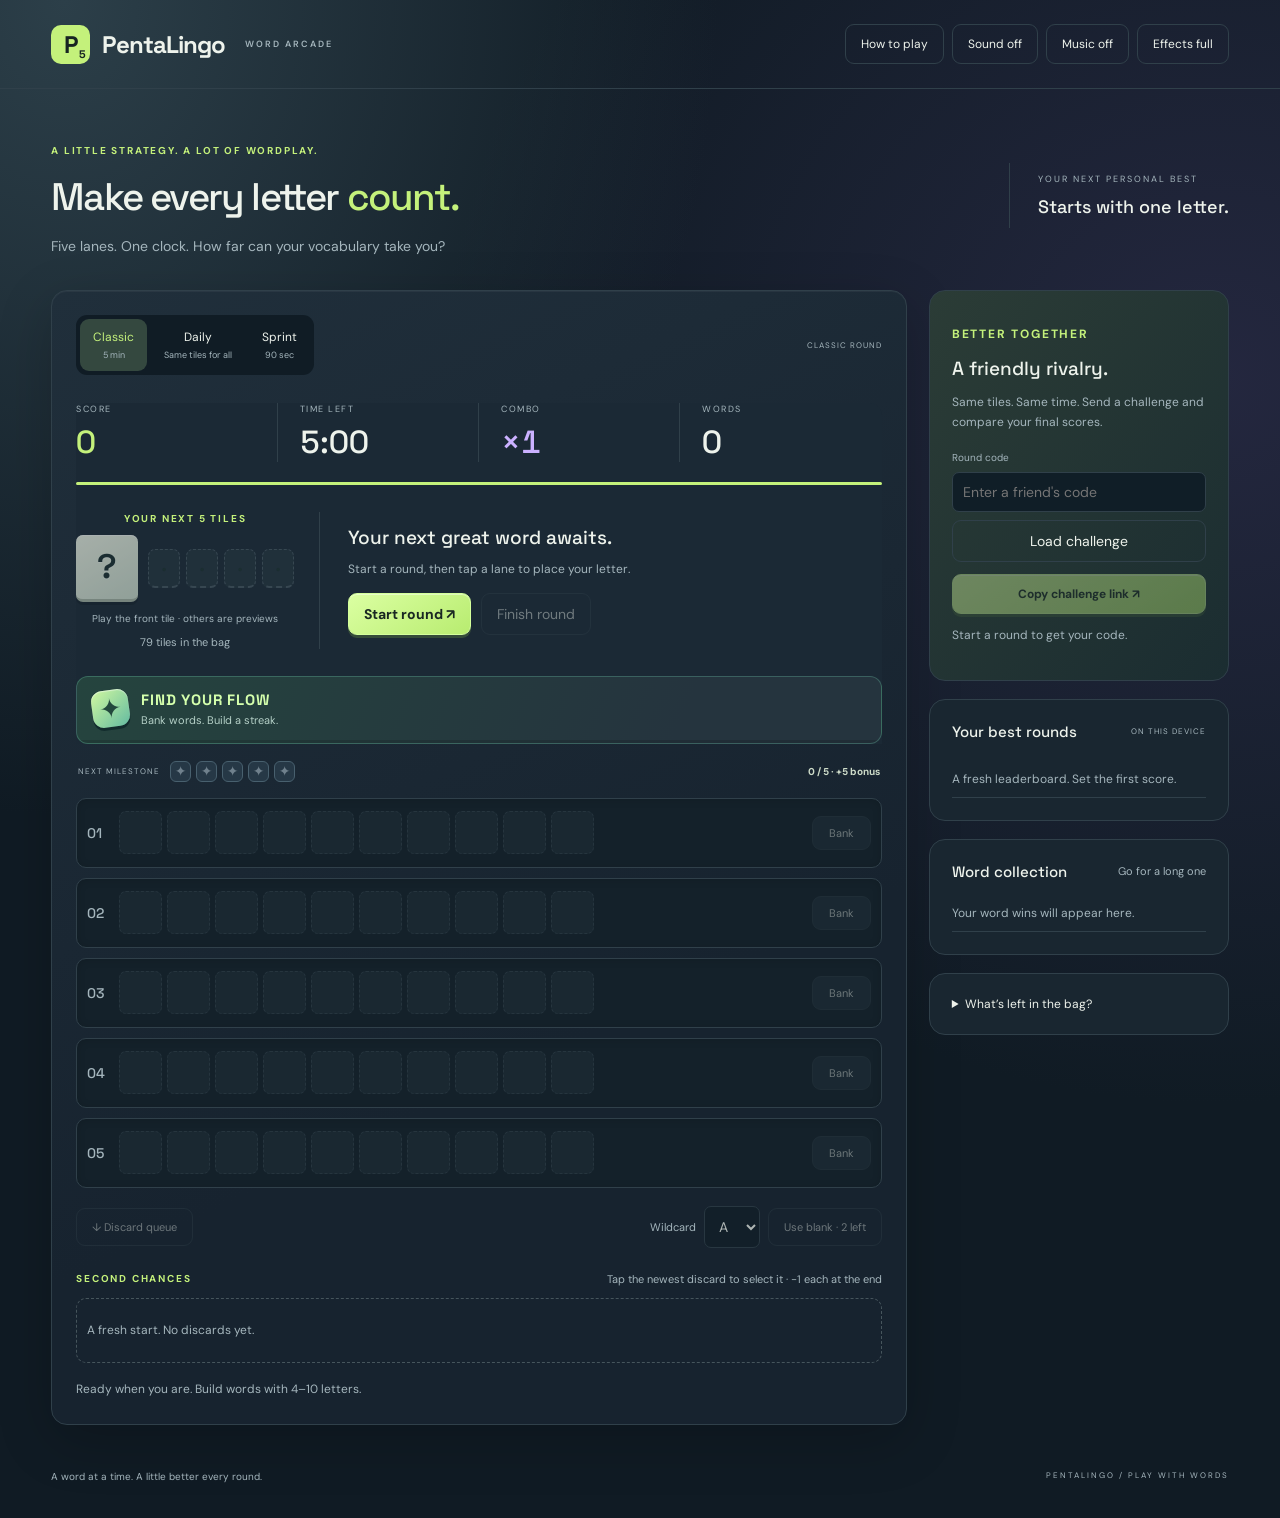
<file: index.html>
﻿<!doctype html>
<html lang="en">
<head>
<link rel="icon" type="image/svg+xml" href="assets/favicon.svg">
<meta charset="utf-8"><meta name="viewport" content="width=device-width,initial-scale=1,viewport-fit=cover"><meta name="theme-color" content="#101b24"><title>PentaLingo · Make every letter count</title>
<script>
  // Keep this bootstrap inline: an old cached loader would recreate the same problem.
  // GitHub Pages does not let this app set its own HTTP cache headers. A fresh,
  // shared URL version on each visit bypasses old browser and CDN asset entries.
  const assetVersion = Date.now().toString(36);
  function assetUrl(path) { return `${path}?v=${assetVersion}`; }
  for (const path of ['assets/style.css', 'assets/effects.css', 'assets/mobile.css']) {
    const link = document.createElement('link');
    link.rel = 'stylesheet';
    link.href = assetUrl(path);
    document.head.append(link);
  }
</script>
<noscript><link rel="stylesheet" href="assets/style.css"><link rel="stylesheet" href="assets/effects.css"><link rel="stylesheet" href="assets/mobile.css"></noscript>
</head>
<body>
<header class="header"><a class="brand" href="./"><span class="logo">P<span>5</span></span>PentaLingo<span class="tag">WORD ARCADE</span></a><button id="mobileMenuButton" class="mobile-menu-button quiet" aria-label="Open game menu">☰ <span>Menu</span></button><div class="header-actions"><button id="helpButton" class="quiet">How to play</button><button id="soundButton" class="quiet" aria-pressed="false">Sound off</button><button id="musicButton" class="quiet" aria-pressed="false">Music off</button><button id="effectsButton" class="quiet" aria-pressed="true">Effects full</button></div></header>
<main>
<section class="intro"><div><p class="eyebrow">A LITTLE STRATEGY. A LOT OF WORDPLAY.</p><h1>Make every letter <em>count.</em></h1><p>Five lanes. One clock. How far can your vocabulary take you?</p></div><div class="daily-stamp"><span>YOUR NEXT PERSONAL BEST</span><strong>Starts with one letter.</strong></div></section>
<div class="layout">
<section id="arena" class="arena panel" aria-label="Game arena">
<div class="arena-top"><div class="modes" role="group" aria-label="Game mode"><button data-mode="classic" class="active" aria-pressed="true">Classic <small>5 min</small></button><button data-mode="daily" aria-pressed="false">Daily <small>Same tiles for all</small></button><button data-mode="sprint" aria-pressed="false">Sprint <small>90 sec</small></button></div><span id="modeLabel" class="badge">CLASSIC ROUND</span></div>
<div class="round-dashboard"><div class="stats"><div><span>SCORE</span><strong id="score">0</strong></div><div><span>TIME LEFT</span><strong id="timeLeft">5:00</strong></div><div><span>COMBO</span><strong id="combo">×1</strong></div><div><span>WORDS</span><strong id="wordCount">0</strong></div></div>
<div class="time-track"><div id="timeBar"></div></div>
<div class="play-strip"><div class="draw-area"><span class="eyebrow">YOUR NEXT 5 TILES</span><div class="queue-line"><button id="queueTile" class="tile queue" aria-label="Queue empty" disabled>?</button><div id="queuePreview" class="queue-preview" role="group" aria-label="Upcoming tiles, preview only"></div></div><div id="mobileDiscardSlot" class="mobile-discard-slot"></div><span class="queue-help">Play the front tile · others are previews</span><span id="tilesLeft" class="muted">80 tiles in the bag</span></div><div class="round-prompt"><h2 id="roundTitle">Your next great word awaits.</h2><p id="roundHint">Start a round, then tap a lane to place your letter.</p><div class="actions"><button id="playButton" class="primary">Start round <span>↗</span></button><button id="finishButton" class="quiet" disabled>Finish round</button></div></div></div>
<div class="reward-card" id="rewardCard" data-tier="1"><span class="reward-emblem" aria-hidden="true">✦</span><div><strong id="rewardTitle">FIND YOUR FLOW</strong><span id="rewardDetail">Bank words. Build a streak.</span></div><div class="combo-fuse" aria-hidden="true"><div id="comboFuse"></div></div></div></div><div class="milestone-track" aria-label="Five-word milestone"><span id="milestoneLabel">NEXT MILESTONE</span><div id="milestoneGems" aria-hidden="true"><i>✦</i><i>✦</i><i>✦</i><i>✦</i><i>✦</i></div><strong id="milestoneProgress">0 / 5 · +5 bonus</strong></div><div id="gameBoard" class="board" aria-label="Five word lanes"></div>
<div class="tool-row"><button id="discardButton" class="quiet" disabled>↓ Discard queue</button><div class="wild-tool"><label for="wildLetter">Wildcard</label><select id="wildLetter" aria-label="Wildcard letter"></select><button id="wildButton" class="quiet" disabled>Use blank · 2 left</button></div></div>
<div class="discard-heading"><span class="eyebrow">SECOND CHANCES</span><span class="muted">Tap the newest discard to select it · −1 each at the end</span></div><div id="discardPile" class="discard-pile" aria-label="Discard stack"></div>
<p id="status" class="status" role="status" aria-live="polite">Ready when you are. Build words with 4–10 letters.</p>
</section>
<aside>
<section class="panel challenge"><p class="eyebrow">BETTER TOGETHER</p><h2>A friendly rivalry.</h2><p>Same tiles. Same time. Send a challenge and compare your final scores.</p><div class="challenge-input"><label for="challengeCode">Round code</label><input id="challengeCode" maxlength="40" placeholder="Enter a friend's code" autocomplete="off" autocapitalize="characters" enterkeyhint="go" spellcheck="false"><button id="loadButton" class="quiet">Load challenge</button></div><button id="shareButton" class="primary">Copy challenge link ↗</button><p id="roundCode" class="muted">Start a round to get your code.</p></section>
<section class="panel"><div class="section-title"><h2>Your best rounds</h2><span class="badge">ON THIS DEVICE</span></div><ol id="leaderboard" class="leaderboard"></ol></section>
<section class="panel"><div class="section-title"><h2>Word collection</h2><span id="bestWord" class="muted">Go for a long one</span></div><ul id="submittedWordsList" class="word-list"><li class="empty-state">Your word wins will appear here.</li></ul></section>
<details class="panel"><summary>What’s left in the bag?</summary><div id="tileCountsGrid" class="tile-counts"></div><p class="muted">Gold letters earn +3 points each.</p></details>
</aside></div><footer>A word at a time. A little better every round. <span>PENTALINGO / PLAY WITH WORDS</span></footer>
</main>
<dialog id="mobileMenu" class="mobile-menu" aria-labelledby="mobileMenuTitle">
  <div class="mobile-menu-heading"><h2 id="mobileMenuTitle">Game menu</h2><button class="quiet dialog-close" aria-label="Close game menu">✕</button></div>
  <div class="mobile-tabs" role="tablist" aria-label="Game menu sections">
    <button id="tab-round" data-mobile-tab="round" role="tab" aria-controls="pane-round" aria-selected="true">Round</button>
    <button id="tab-friends" data-mobile-tab="friends" role="tab" aria-controls="pane-friends" aria-selected="false" tabindex="-1">Friends</button>
    <button id="tab-scores" data-mobile-tab="scores" role="tab" aria-controls="pane-scores" aria-selected="false" tabindex="-1">Scores</button>
    <button id="tab-settings" data-mobile-tab="settings" role="tab" aria-controls="pane-settings" aria-selected="false" tabindex="-1">Settings</button>
  </div>
  <section id="pane-round" class="mobile-pane" role="tabpanel" aria-labelledby="tab-round"><div id="mobileRoundMode"></div><div id="mobileRoundActions"></div><div id="mobileMilestone"></div><div id="mobileBag"></div><p class="muted">The round clock keeps running while the menu is open.</p></section>
  <section id="pane-friends" class="mobile-pane" role="tabpanel" aria-labelledby="tab-friends" hidden><div id="mobileFriends"></div></section>
  <section id="pane-scores" class="mobile-pane" role="tabpanel" aria-labelledby="tab-scores" hidden><div id="mobileScores"></div><div id="mobileWords"></div></section>
  <section id="pane-settings" class="mobile-pane" role="tabpanel" aria-labelledby="tab-settings" hidden><div id="mobileSettings"></div></section>
</dialog>
<dialog id="helpDialog"><button class="dialog-close quiet" aria-label="Close instructions">✕</button><p class="eyebrow">THE QUICK START</p><h2>Find your word flow.</h2><ol class="rules"><li><strong>Pick your pace.</strong> Classic and Daily give you five minutes. Sprint gives you 90 seconds. Daily uses the same UTC-date tile sequence for everyone.</li><li><strong>Build across five lanes.</strong> Each starts with a consonant. The queue shows your next five tiles, but only the front tile can be played or discarded. Tap a lane or press 1–5 to append the queue letter. You can also drag the selected tile onto a lane. After each placement, all lanes have a one-second placement lock.</li><li><strong>Keep or skip.</strong> Discard the queue with D. Tap the newest discard to use it instead; tap the queue to switch back. Only the top discard can be reused.</li><li><strong>Make it count.</strong> Submit an English word of 4–10 letters with its Bank button. Each word can score once per round. The lane restarts with the top discard, if any.</li><li><strong>Two wildcards, your choice.</strong> Choose A–Z, select Use blank, then tap a lane. Blanks don’t consume your queue and score no rare-letter bonus.</li><li><strong>Chase a combo.</strong> Bank consecutive words within 10 seconds for +1, +2, then +3 bonus points. A rejected word resets the chain.</li></ol><div class="scoring-note">1 point per word + 1 per letter beyond four + 3 per gold letter (J K Q V X Z) + combo bonus. Each remaining discard costs 1 point. Bank five words for a one-time +5 milestone bonus.</div><p>Rounds end when the clock expires or you choose Finish. An empty bag still lets you bank words, reuse discards, and spend blanks. Dictionary checks require an internet connection. Scores are stored locally; challenge links share a tile sequence, not a live leaderboard.</p><button class="primary dialog-close">Let’s play</button></dialog>
<dialog id="resultDialog"><div class="result-medal" id="resultMedal" aria-hidden="true"><span>✦</span></div><p class="eyebrow">ROUND COMPLETE</p><h2 id="resultTitle">Nicely played.</h2><strong id="resultScore" class="result-score">0</strong><p id="resultDetail"></p><div class="result-highlights" id="resultHighlights"></div><div class="actions"><button id="copyResult" class="quiet">Copy result</button><button class="primary dialog-close">Back to board</button></div></dialog>
<script>
  // Load in dependency order; async downloads must not start the game before its rules.
  (async () => {
    for (const path of ['assets/game-core.js', 'assets/audio.js', 'assets/effects.js', 'assets/word-game.js']) {
      await new Promise((resolve, reject) => {
        const script = document.createElement('script');
        script.src = assetUrl(path);
        script.onload = resolve;
        script.onerror = () => reject(new Error(`Could not load ${path}`));
        document.body.append(script);
      });
    }
  })().catch(() => {
    const message = document.getElementById('status');
    message.textContent = 'The game could not finish loading. Check your connection and try again. ';
    message.classList.add('error');
    const retry = document.createElement('button');
    retry.textContent = 'Try again';
    retry.onclick = () => location.reload();
    message.append(retry);
  });
</script>
</body></html>
</file>
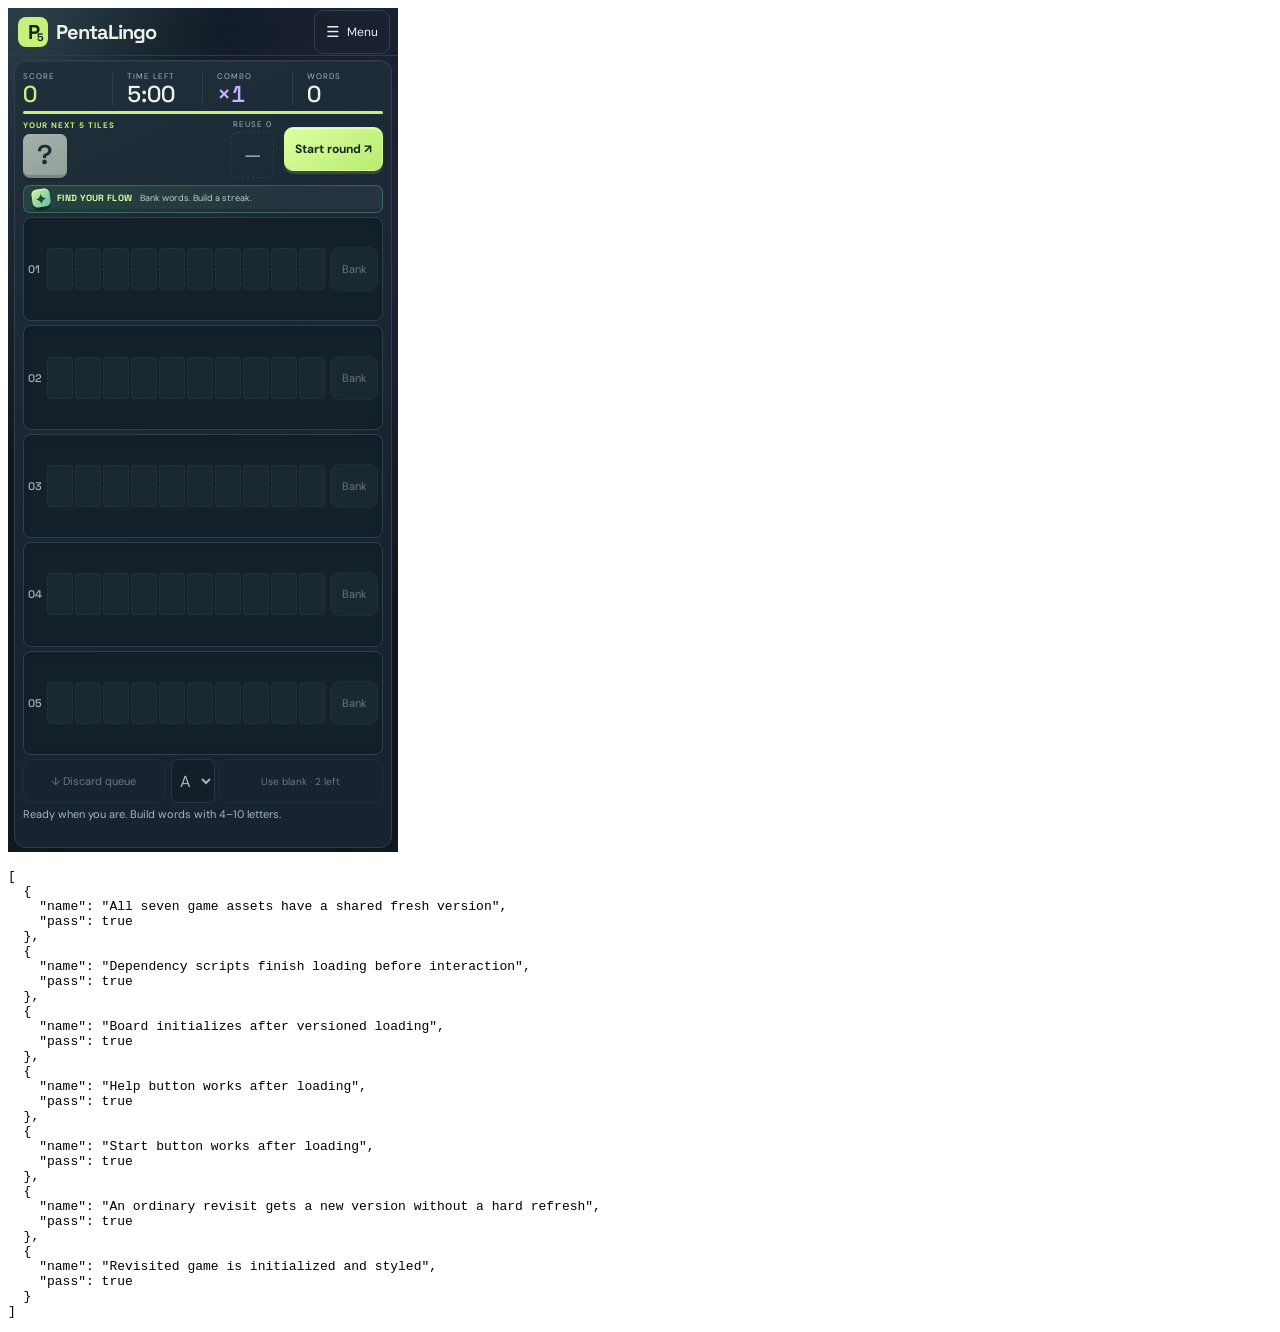
<file: tests/asset-refresh-browser.html>
﻿<!doctype html><meta charset="utf-8"><title>Automatic asset refresh checks</title>
<iframe id="app" style="width:390px;height:844px;border:0"></iframe><pre id="results">Loading…</pre>
<script>
const frame=document.getElementById('app'),results=[];
const check=(name,pass)=>results.push({name,pass});
function visit(){return new Promise(resolve=>{frame.onload=()=>resolve();frame.src='../index.html';});}
function assets(){return [...frame.contentDocument.querySelectorAll('link[rel="stylesheet"],script[src]')].map(el=>new URL(el.href||el.src));}
(async()=>{
 try{
 await visit();
 let list=assets(),first=list[0].searchParams.get('v');
 check('All seven game assets have a shared fresh version',list.length===7&&!!first&&list.every(url=>url.searchParams.get('v')===first));
 check('Dependency scripts finish loading before interaction',frame.contentWindow.eval('typeof PentaCore==="object"&&typeof GameAudio==="function"&&typeof GameEffects==="function"'));
 check('Board initializes after versioned loading',frame.contentDocument.querySelectorAll('.lane').length===5);
 frame.contentDocument.getElementById('helpButton').click();
 check('Help button works after loading',frame.contentDocument.getElementById('helpDialog').open);
 frame.contentDocument.getElementById('helpDialog').close();
 frame.contentDocument.getElementById('playButton').click();
 check('Start button works after loading',frame.contentWindow.eval('s.active'));
 await new Promise(resolve=>setTimeout(resolve,10));await visit();list=assets();
 const next=list[0].searchParams.get('v');
 check('An ordinary revisit gets a new version without a hard refresh',!!next&&next!==first&&list.every(url=>url.searchParams.get('v')===next));
 check('Revisited game is initialized and styled',frame.contentDocument.querySelectorAll('.lane').length===5&&frame.contentWindow.getComputedStyle(frame.contentDocument.querySelector('.word-row')).display==='flex');
 }catch(error){results.push({name:error.stack,pass:false});}
 document.getElementById('results').textContent=JSON.stringify(results,null,2);
})();
</script>
</file>
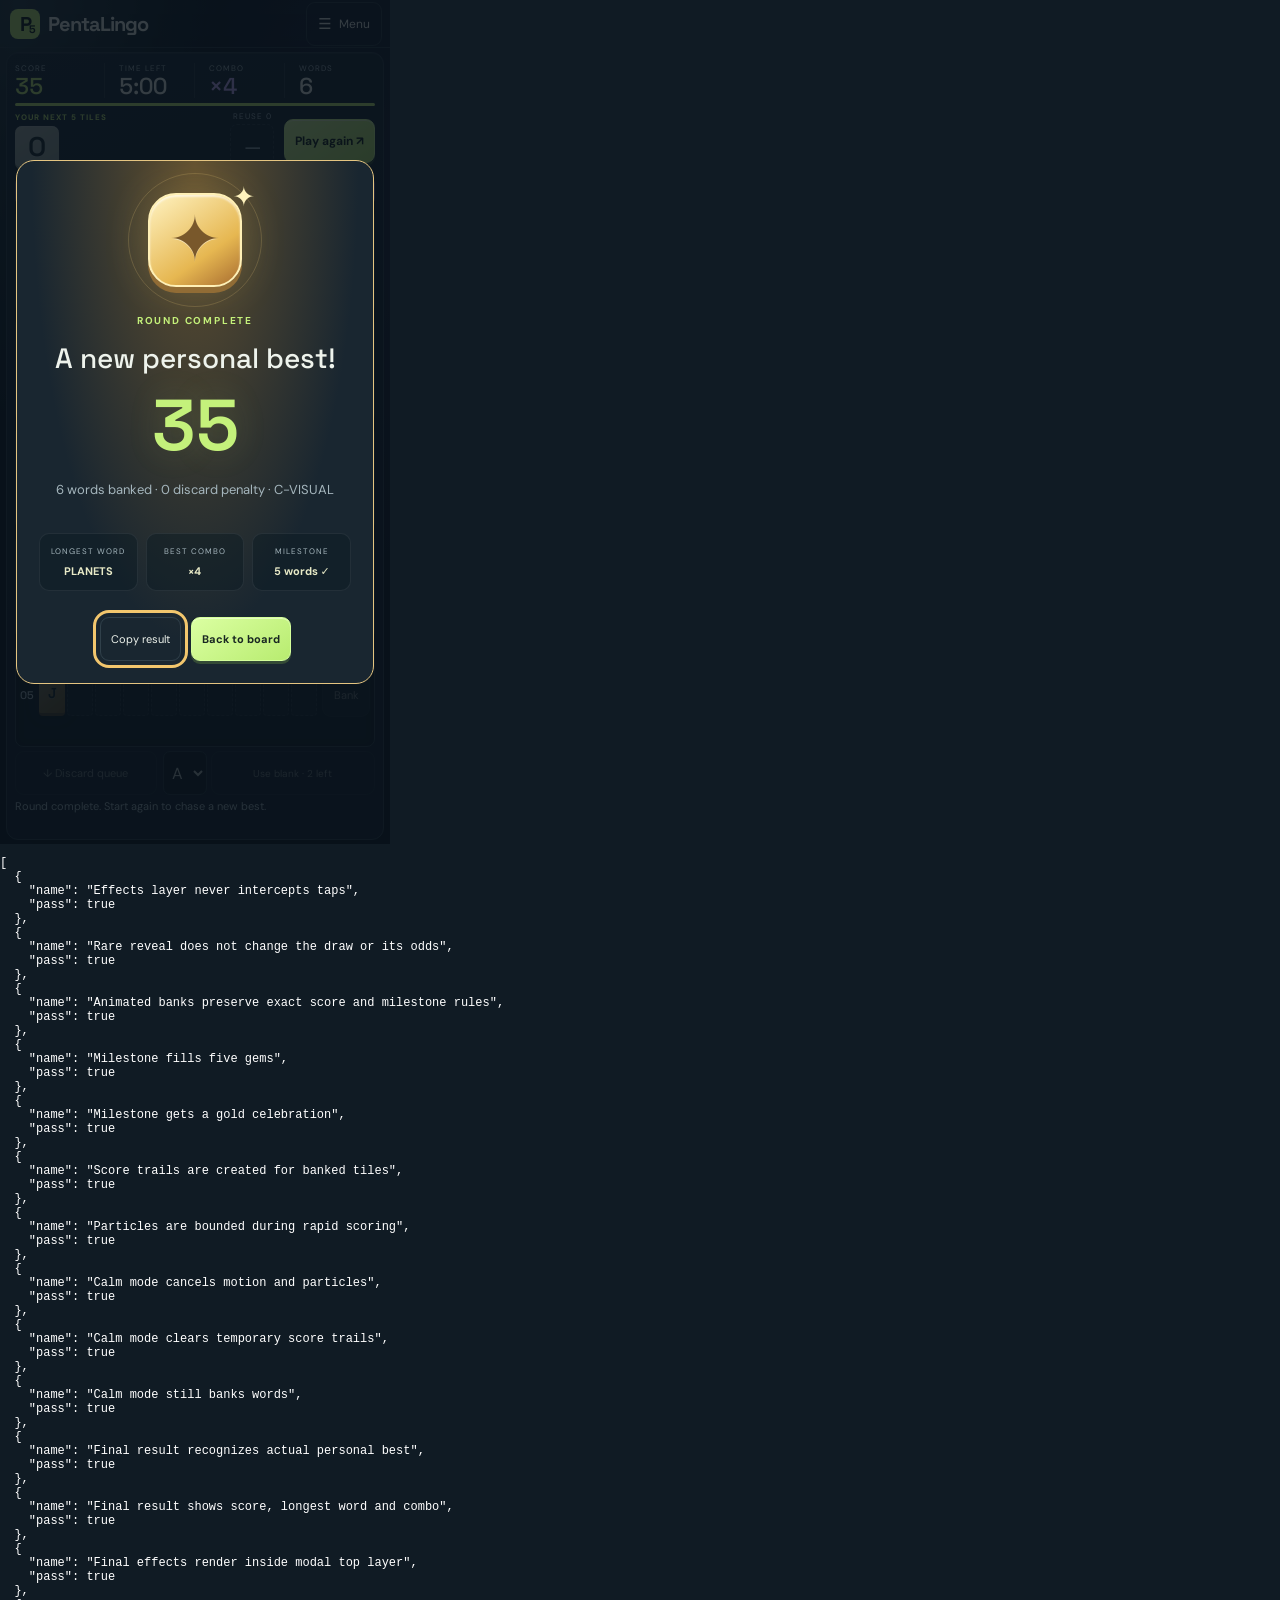
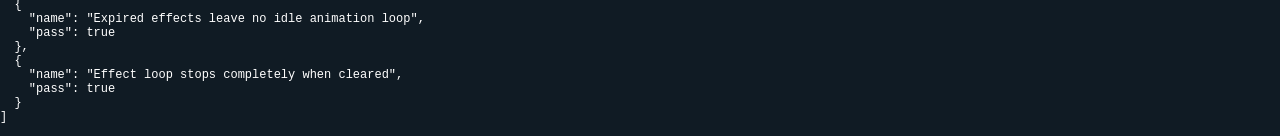
<file: tests/effects-browser.html>
﻿<!doctype html><meta charset="utf-8"><title>Visual feedback checks</title>
<style>body{margin:0;background:#101b24;color:white;font:12px monospace}iframe{border:0;display:block}pre{white-space:pre-wrap}</style>
<iframe id="app" src="../index.html" style="width:390px;height:844px"></iframe><pre id="results">Loading…</pre>
<script>
app.onload=async()=>{
 const win=app.contentWindow,doc=app.contentDocument,results=[];
 const check=(name,pass)=>results.push({name,pass});
 try{
 win.eval('fx.setFull(true)');
 check('Effects layer never intercepts taps',win.getComputedStyle(doc.querySelector('.fx-layer')).pointerEvents==='none');
 win.fetch=async url=>({ok:true,json:async()=>[{word:new URL(url).searchParams.get('sp')}]});
 win.eval("records=[{mode:'classic',score:10}];loadCode('C-VISUAL');startRound()");
 const originalBag=win.eval('JSON.stringify(s.bag)');
 win.eval("fx.drawTile(true)");
 check('Rare reveal does not change the draw or its odds',win.eval('JSON.stringify(s.bag)')===originalBag);
 for(const word of ['CATS','PLANETS','QUIZ','BARK','GLOW']){
 win.eval(`s.rows[0]=[...'${word}'].map(l=>tile(l));render()`);
 await win.eval('bank(0)');
 }
 check('Animated banks preserve exact score and milestone rules',win.eval('s.score===31&&s.words.length===5&&s.milestone&&s.chain===4'));
 check('Milestone fills five gems',doc.querySelectorAll('#milestoneGems .earned').length===5);
 check('Milestone gets a gold celebration',doc.getElementById('rewardCard').dataset.tier==='3');
 check('Score trails are created for banked tiles',doc.querySelectorAll('.fx-token').length>0);
 check('Particles are bounded during rapid scoring',win.eval('fx.particles.length<=120'));
 win.eval('fx.setFull(false)');
 check('Calm mode cancels motion and particles',win.eval('fx.particles.length===0&&fx.animations.size===0&&fx.frame===0'));
 check('Calm mode clears temporary score trails',doc.querySelectorAll('.fx-token,.fx-label').length===0);
 win.eval("s.rows[0]=[...'BATS'].map(l=>tile(l));render()");await win.eval('bank(0)');
 check('Calm mode still banks words',win.eval('s.words.length===6&&s.score===35'));
 win.eval('fx.setFull(true);endRound()');
 check('Final result recognizes actual personal best',doc.getElementById('resultDialog').dataset.best==='true');
 check('Final result shows score, longest word and combo',doc.getElementById('resultScore').textContent==='35'&&doc.getElementById('resultHighlights').textContent.includes('PLANETS')&&doc.getElementById('resultHighlights').textContent.includes('×4'));
 check('Final effects render inside modal top layer',doc.getElementById('resultDialog').contains(doc.querySelector('.fx-layer')));
 // Advance the particle clock explicitly: headless virtual timers and compositor
 // animations do not share a clock. Finish real WAAPI handles before checking cleanup.
 await win.eval('(async()=>{cancelAnimationFrame(fx.frame);fx.draw(performance.now()+2000);const active=[...fx.animations];active.forEach(a=>a.finish());await Promise.all(active.map(a=>a.finished));})()');
 check('Expired effects leave no idle animation loop',win.eval('fx.frame===0&&fx.animations.size===0&&fx.particles.length===0'));
 win.eval('fx.clear()');
 check('Effect loop stops completely when cleared',win.eval('fx.frame===0&&fx.animations.size===0&&fx.particles.length===0'));
 }catch(e){results.push({name:e.stack,pass:false});}
 document.getElementById('results').textContent=JSON.stringify(results,null,2);
};
</script>
</file>
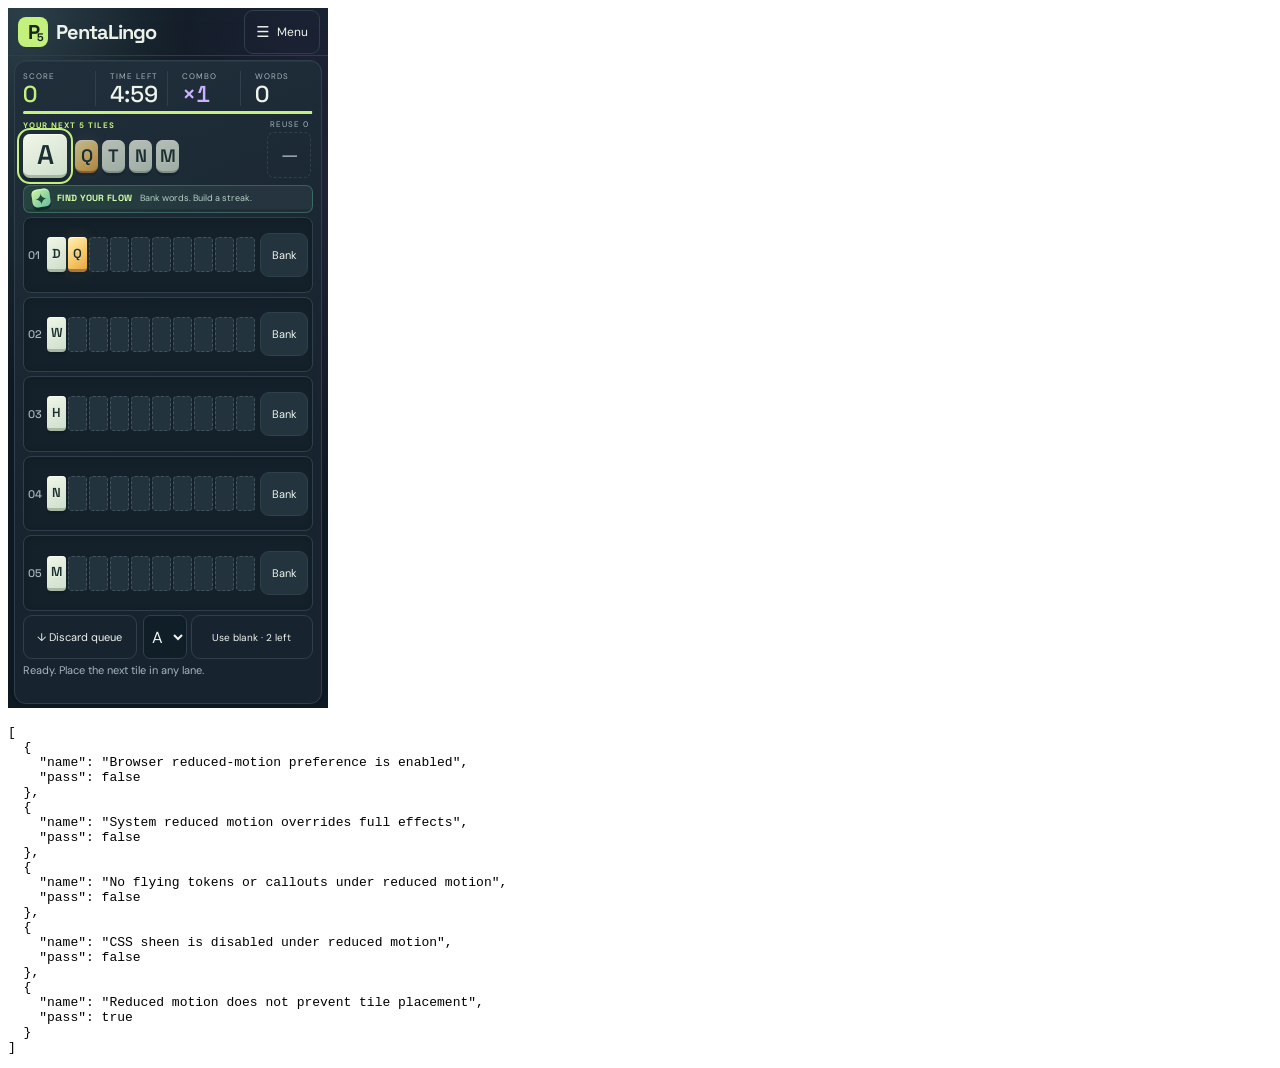
<file: tests/effects-reduced-browser.html>
﻿<!doctype html><meta charset="utf-8"><title>Reduced motion checks</title>
<iframe id="app" src="../index.html" style="width:320px;height:700px;border:0"></iframe><pre id="results">Loading…</pre>
<script>
app.onload=async()=>{
 const win=app.contentWindow,doc=app.contentDocument,results=[];
 const check=(name,pass)=>results.push({name,pass});
 try {
 check('Browser reduced-motion preference is enabled',win.matchMedia('(prefers-reduced-motion: reduce)').matches);
 win.eval("fx.setFull(true);loadCode('C-CALM');startRound();s.queue=tile('Q');render();fx.drawTile(true)");
 check('System reduced motion overrides full effects',win.eval('!fx.moving&&fx.frame===0&&fx.animations.size===0'));
 check('No flying tokens or callouts under reduced motion',doc.querySelectorAll('.fx-token,.fx-label').length===0);
 check('CSS sheen is disabled under reduced motion',win.getComputedStyle(doc.getElementById('queueTile'),'::after').animationName==='none');
 const row=doc.querySelector('.word-row');row.click();
 check('Reduced motion does not prevent tile placement',win.eval('s.rows[0].length===2'));
 } catch(e){results.push({name:e.stack,pass:false});}
 document.getElementById('results').textContent=JSON.stringify(results,null,2);
};
</script>
</file>
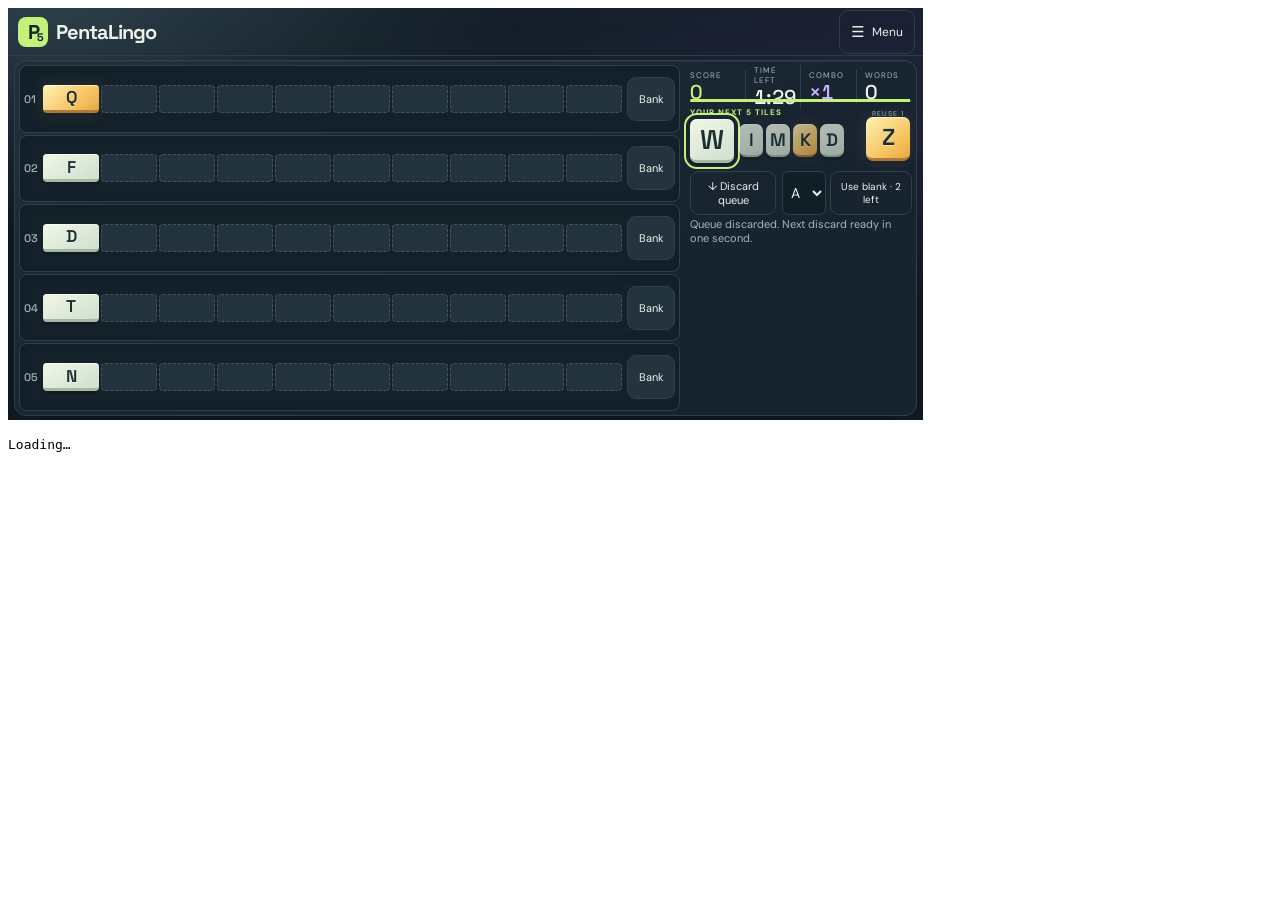
<file: tests/mobile-browser.html>
﻿<!doctype html><meta charset="utf-8"><title>Single-screen mobile checks</title>
<iframe id="app" src="../index.html" style="border:0;width:390px;height:844px"></iframe><pre id="results">Loading…</pre>
<script>
app.onload=async()=>{
 const win=app.contentWindow,doc=app.contentDocument,results=[];
 const check=(name,pass)=>results.push({name,pass});
 const wait=()=>new Promise(resolve=>setTimeout(resolve,110));
 const fits=el=>{const r=el.getBoundingClientRect();return r.width>0&&r.height>0&&r.left>=-1&&r.top>=-1&&r.right<=win.innerWidth+1&&r.bottom<=win.innerHeight+1;};
 try{
 app.style.width='320px';app.style.height='568px';await wait();
 check('Idle mobile screen shows Start and all five lanes without scrolling',fits(doc.getElementById('playButton'))&&[...doc.querySelectorAll('.word-row')].every(fits)&&doc.scrollingElement.scrollHeight<=568);
 doc.getElementById('mobileMenuButton').click();doc.querySelector('[data-mode="sprint"]').click();doc.getElementById('mobileMenu').close();
 doc.getElementById('playButton').click();win.eval('fx.setFull(false);discard()');
 check('Round mode chosen from the menu starts correctly',win.eval('s.active&&s.mode==="sprint"'));
 for(const [width,height] of [[320,480],[320,568],[360,640],[390,664],[390,844],[412,732],[768,1024],[1024,768],[568,320],[844,390],[915,412],[1024,480]]){
 app.style.width=width+'px';app.style.height=height+'px';await wait();
 const label=width+'×'+height;
 check(label+': no page scroll in either direction',doc.scrollingElement.scrollHeight<=height+1&&doc.scrollingElement.scrollWidth<=width+1);
 check(label+': gameplay fills the available screen',doc.getElementById('arena').getBoundingClientRect().height>=height-doc.querySelector('.header').getBoundingClientRect().height-10);
 check(label+': all five lanes and Bank buttons are visible',[...doc.querySelectorAll('.word-row,.bank')].every(fits));
 check(label+': placement and Bank targets remain at least 44px high',[...doc.querySelectorAll('.word-row,.bank')].every(el=>el.getBoundingClientRect().height>=44));
 check(label+': queue, reuse, wildcards, discard and menu fit on screen',['queueTile','queuePreview','discardButton','wildLetter','wildButton','mobileMenuButton'].every(id=>fits(doc.getElementById(id)))&&fits(doc.querySelector('#discardPile button')));
 check(label+': essential controls are not covered by another element',[...doc.querySelectorAll('.word-row,.bank'),...['queueTile','discardButton','wildLetter','wildButton','mobileMenuButton'].map(id=>doc.getElementById(id))].every(el=>{const r=el.getBoundingClientRect(),hit=doc.elementFromPoint(r.left+r.width/2,r.top+r.height/2);return el===hit||el.contains(hit);}));
 }
 app.style.width='320px';app.style.height='568px';await wait();
 const row=doc.querySelector('.word-row');row.focus();row.click();
 check('Moves preserve lane focus',doc.activeElement===row);
 win.eval("s.rows[0]=Array.from({length:9},()=>tile('A'));s.nextPlacementAt=0;render()");row.click();
 check('Ten-letter words stay in their lane',row.lastElementChild.getBoundingClientRect().right<=row.getBoundingClientRect().right+1);
 const score=win.eval('s.rows[0].length');
 doc.getElementById('mobileMenuButton').click();
 check('Menu opens without navigating or resetting the round',doc.getElementById('mobileMenu').open&&win.eval('s.active&&s.rows[0].length')===score);
 doc.getElementById('tab-settings').click();
 check('Settings tab exposes the actual working controls',!doc.getElementById('pane-settings').hidden&&fits(doc.getElementById('soundButton')));
 const previousSound=doc.getElementById('soundButton').getAttribute('aria-pressed');doc.getElementById('soundButton').click();
 check('Sound toggle still works from the menu',previousSound!==doc.getElementById('soundButton').getAttribute('aria-pressed'));
 doc.getElementById('tab-friends').click();
 check('Friends tab exposes challenges',!doc.getElementById('pane-friends').hidden&&fits(doc.getElementById('challengeCode')));
 doc.getElementById('tab-scores').click();
 check('Scores tab exposes score history and collected words',!doc.getElementById('pane-scores').hidden&&doc.getElementById('mobileScores').contains(doc.getElementById('leaderboard'))&&doc.getElementById('mobileWords').contains(doc.getElementById('submittedWordsList')));
 doc.getElementById('mobileMenu').close();
 app.style.width='1200px';app.style.height='900px';await wait();win.dispatchEvent(new win.Event('resize'));
 check('Desktop restores sidebar, settings and discard to their original locations',doc.querySelector('aside').contains(doc.getElementById('leaderboard'))&&doc.querySelector('.header').contains(doc.getElementById('soundButton'))&&doc.getElementById('arena').contains(doc.getElementById('discardPile'))&&!doc.getElementById('mobileDiscardSlot').contains(doc.getElementById('discardPile')));
 app.style.width='390px';app.style.height='664px';await wait();win.dispatchEvent(new win.Event('resize'));
 check('Switching between desktop and mobile retains the round',win.eval('s.active&&s.rows[0].length')===score);
 doc.getElementById('mobileMenuButton').click();doc.getElementById('tab-round').click();doc.getElementById('finishButton').click();
 check('Finish from menu closes menu and opens results',!doc.getElementById('mobileMenu').open&&doc.getElementById('resultDialog').open);
 }catch(e){results.push({name:e.stack,pass:false});}
 document.getElementById('results').textContent=JSON.stringify(results,null,2);
};
</script>
</file>
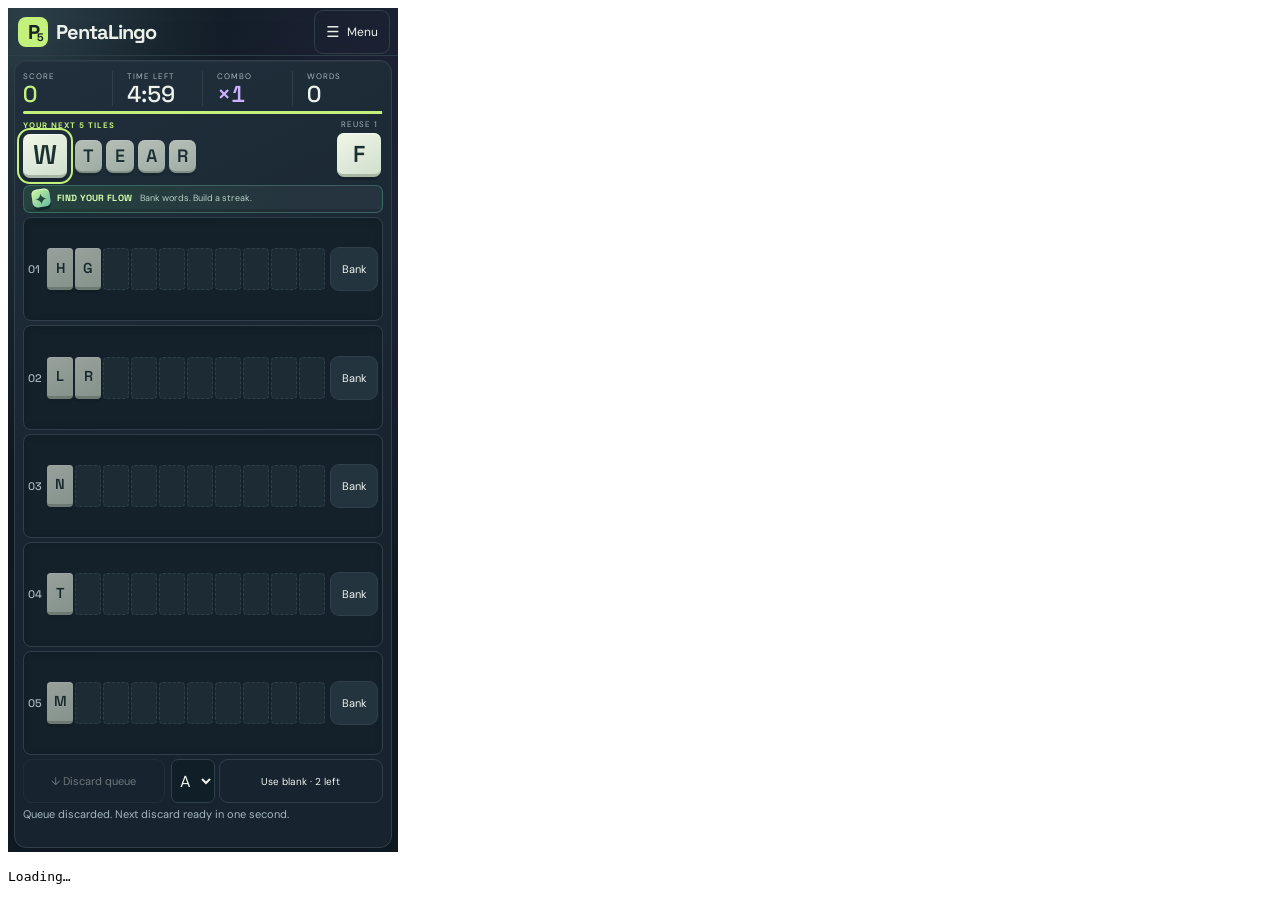
<file: tests/queue-browser.html>
﻿<!doctype html><meta charset="utf-8"><title>Queue and drag checks</title>
<iframe id="app" src="../index.html" style="width:390px;height:844px;border:0"></iframe><pre id="results">Loading…</pre>
<script>
app.onload=async()=>{
 const win=app.contentWindow,doc=app.contentDocument,results=[];
 const check=(name,pass)=>results.push({name,pass});
 const row=i=>doc.querySelectorAll('.word-row')[i];
 const drag=(el,type,data)=>el.dispatchEvent(new win.DragEvent(type,{bubbles:true,cancelable:true,dataTransfer:data}));
 try{
 win.eval("loadCode('C-QUEUE');startRound();fx.setFull(false)");
 const expected=win.eval('[s.queue.letter,...s.bag.slice(0,4)].join(\'\')');
 check('Queue displays the playable front plus four future tiles',doc.getElementById('queueTile').textContent+doc.getElementById('queuePreview').textContent===expected);
 check('Future tiles cannot be dragged or activated as buttons',[...doc.querySelectorAll('.preview-tile')].every(tile=>!tile.draggable&&tile.tagName==='SPAN')&&doc.querySelectorAll('#queuePreview button').length===0);
 doc.querySelector('.preview-tile').click();
 check('Clicking a preview does not change the queue',win.eval('[s.queue.letter,...s.bag.slice(0,4)].join(\'\')')===expected);
 let transfer=new win.DataTransfer();drag(doc.getElementById('queueTile'),'dragstart',transfer);
 drag(row(0),'drop',transfer);drag(row(1),'drop',transfer);
 doc.getElementById('queueTile').dispatchEvent(new win.DragEvent('dragend',{bubbles:true}));
 row(0).dispatchEvent(new win.MouseEvent('click',{bubbles:true,detail:1}));
 check('One drag followed by duplicate drop and click places exactly one tile',win.eval('s.rows[0].length===2&&s.rows[1].length===1&&s.rows[0][1].letter')===expected[0]);
 check('Front advances by just one position',doc.getElementById('queueTile').textContent===expected[1]);
 await new Promise(resolve=>setTimeout(resolve,1050));
 row(1).dispatchEvent(new win.PointerEvent('pointerdown',{bubbles:true,isPrimary:true,button:0,pointerId:1}));row(1).dispatchEvent(new win.MouseEvent('click',{bubbles:true,detail:1}));
 check('A fresh click works after the one-second lock',win.eval('s.rows[1].length===2&&s.rows[1][1].letter')===expected[1]);
 const before=win.eval('s.rows[2].length');drag(row(2),'drop',new win.DataTransfer());
 check('Unrelated external drops cannot place a queue tile',win.eval('s.rows[2].length')===before);
 transfer=new win.DataTransfer();drag(doc.getElementById('queueTile'),'dragstart',transfer);
 drag(doc.getElementById('discardPile'),'drop',transfer);drag(doc.getElementById('discardPile'),'drop',transfer);
 check('Dragging into discard consumes one tile only',win.eval('s.discard.length===1&&s.discard[0].letter')===expected[2]);
 await new Promise(resolve=>setTimeout(resolve,1050));
 transfer=new win.DataTransfer();drag(doc.querySelector('#discardPile button'),'dragstart',transfer);
 drag(row(2),'drop',transfer);drag(row(3),'drop',transfer);
 check('Discard dragging reuses only the captured tile',win.eval('s.discard.length===0&&s.rows[2].length===2&&s.rows[3].length===1'));
 check('A removed discard source cannot leave input stuck',win.eval('dragSession===null'));
 for(const width of [320,390,768]){
 app.style.width=width+'px';await new Promise(resolve=>setTimeout(resolve,100));
 check(width+'px: queue fits without horizontal page overflow',doc.documentElement.scrollWidth<=width&&doc.querySelector('.preview-tile:last-child').getBoundingClientRect().right<=width);
 }
 }catch(error){results.push({name:error.stack,pass:false});}
 document.getElementById('results').textContent=JSON.stringify(results,null,2);
};
</script>
</file>
<file: assets/style.css>
﻿@import url('https://fonts.googleapis.com/css2?family=DM+Sans:wght@400;500;600;700&family=Space+Grotesk:wght@400;500;600;700&display=swap');
:root{color-scheme:dark;--bg:#101b24;--panel:#192630;--line:#30404a;--text:#eef3ec;--muted:#a5b6bd;--mint:#c4f17b;--gold:#f2c66d}*{box-sizing:border-box}body{margin:0;background:radial-gradient(ellipse at 10% 0,#243a3e 0,transparent 45%),var(--bg);color:var(--text);font:14px 'DM Sans',system-ui,sans-serif}button,input,select{font:inherit}button{cursor:pointer;transition:background .18s,transform .18s}button:hover:not(:disabled){transform:translateY(-1px);filter:brightness(1.1)}button:disabled{opacity:.4;cursor:default}button:focus-visible,a:focus-visible,select:focus-visible,input:focus-visible,summary:focus-visible{outline:3px solid var(--gold);outline-offset:4px}button{border:1px solid var(--line);border-radius:9px;padding:11px 15px;color:var(--text);background:#23343e}.quiet{background:transparent}.primary{background:var(--mint);color:#192722;border-color:var(--mint);font-weight:700}.header{max-width:1480px;margin:auto;padding:24px 4%;display:flex;align-items:center;justify-content:space-between;border-bottom:1px solid var(--line)}.brand{display:flex;align-items:center;gap:12px;color:var(--text);text-decoration:none;font:700 24px 'Space Grotesk',sans-serif;letter-spacing:-1px}.logo{width:39px;height:39px;border-radius:10px;display:grid;place-items:center;background:var(--mint);color:#172422;position:relative}.logo span{position:absolute;right:5px;bottom:3px;font-size:11px}.tag{font:600 9px 'DM Sans',sans-serif;letter-spacing:2px;color:var(--muted);margin-left:8px}.header-actions{display:flex;gap:8px}.header-actions button{font-size:12px}main{max-width:1480px;margin:auto;padding:44px 4% 20px}.intro{display:flex;justify-content:space-between;align-items:center;margin-bottom:32px}.eyebrow{font-size:10px;font-weight:700;letter-spacing:1.8px;color:var(--mint)}h1{font:500 clamp(30px,3vw,46px) 'Space Grotesk',sans-serif;letter-spacing:-1.8px;margin:12px 0}h1 em{font-style:normal;color:var(--mint)}p{line-height:1.65;color:var(--muted)}h2{font:500 19px 'Space Grotesk',sans-serif;margin:0 0 10px}.intro p{margin-bottom:0}.daily-stamp{border-left:1px solid var(--line);padding:10px 0 10px 28px;display:grid;gap:10px}.daily-stamp span{font-size:9px;letter-spacing:2px;color:var(--muted)}.daily-stamp strong{font:500 18px 'Space Grotesk',sans-serif}.layout{display:grid;grid-template-columns:minmax(0,1fr) 300px;gap:22px;align-items:start}.panel{background:var(--panel);border:1px solid var(--line);border-radius:16px;padding:22px}.arena{padding:24px}.arena-top,.section-title{display:flex;justify-content:space-between;align-items:center;gap:10px}.modes{display:flex;gap:4px;padding:4px;background:#101c25;border-radius:11px}.modes button{border:0;background:transparent;font-size:12px;padding:10px 13px}.modes button.active{background:#34483f;color:var(--mint)}.modes small{display:block;font-size:9px;color:var(--muted);margin-top:4px}.badge{font-size:8px;letter-spacing:1px;color:var(--muted);white-space:nowrap}.stats{display:grid;grid-template-columns:repeat(4,1fr);margin:28px 0 20px}.stats>div{border-right:1px solid var(--line);padding-left:22px}.stats>div:first-child{padding-left:0}.stats>div:last-child{border:0}.stats span{display:block;font-size:9px;letter-spacing:1.5px;color:var(--muted);margin-bottom:7px}.stats strong{font:500 32px 'Space Grotesk',sans-serif}#score{color:var(--mint)}.time-track{height:3px;background:#34434b;border-radius:3px;overflow:hidden}.time-track div{height:100%;background:var(--mint);width:100%;transition:width .5s}.time-track.urgent div{background:#f39c83}.play-strip{display:flex;gap:28px;align-items:center;padding:27px 0}.draw-area{display:grid;justify-items:center;gap:10px;min-width:125px;border-right:1px solid var(--line);padding-right:25px}.tile{width:43px;height:47px;display:inline-grid;place-items:center;background:#dce6d8;color:#1b3030;border:0;border-bottom:3px solid #a8b6a4;border-radius:7px;font:600 23px 'Space Grotesk',sans-serif;padding:0;flex-shrink:0}.tile.queue{width:62px;height:67px;font-size:34px}.tile.bonus{background:var(--gold);border-color:#b28a46}.tile.blank{background:#bcbbeb}.tile.selected{outline:2px solid var(--mint);outline-offset:4px}.tile:disabled{opacity:.65}.muted{font-size:11px;color:var(--muted)}.round-prompt p{font-size:12px;margin:0 0 13px}.actions{display:flex;gap:10px;flex-wrap:wrap}.board{display:grid;gap:10px}.lane{display:grid;grid-template-columns:22px minmax(0,1fr) 59px;gap:10px;align-items:center;padding:12px 10px;background:#14212a;border:1px solid var(--line);border-radius:10px}.lane-number{font:500 14px 'Space Grotesk',sans-serif;color:var(--muted)}.word-row{display:flex;gap:5px;min-height:44px;background:transparent;border:0;padding:0;min-width:0;text-align:left}.word-row .tile{width:calc((100% - 45px)/10);max-width:43px;height:43px;font-size:clamp(13px,1.7vw,23px)}.tile.empty{background:#23333d;border:1px dashed #42535d}.bank{font-size:11px;padding:9px 6px}.tool-row{display:flex;justify-content:space-between;align-items:center;gap:10px;margin:18px 0 24px}.tool-row button{font-size:11px}.wild-tool{display:flex;align-items:center;gap:8px}.wild-tool label{font-size:11px;color:var(--muted)}select,input{background:#101e27;color:var(--text);border:1px solid var(--line);border-radius:7px;padding:10px}.discard-heading{display:flex;justify-content:space-between;gap:12px;margin-bottom:12px}.discard-pile{display:flex;gap:7px;min-height:65px;border:1px dashed #46555c;border-radius:10px;padding:10px;overflow-x:auto;align-items:center}.discard-pile:empty:after{content:'A fresh start. No discards yet.';font-size:12px;color:var(--muted)}.status{font-size:12px;margin:17px 0 0;min-height:20px}.status.error{color:#ffad97}aside{display:grid;gap:18px}.challenge{background:linear-gradient(130deg,#2b3c36,#1b2d31)}.challenge p{font-size:12px}.challenge .primary{width:100%;font-size:12px}.challenge-input{display:grid;gap:8px;margin:18px 0 12px}.challenge-input label{font-size:10px;color:var(--muted)}.section-title h2{font-size:15px;margin:0}.leaderboard{padding:0;list-style:none;margin:20px 0 0}.leaderboard li,.word-list li{display:flex;justify-content:space-between;gap:8px;padding:10px 0;border-bottom:1px solid var(--line);font-size:12px}.leaderboard small{display:block;font-size:10px;color:var(--muted);margin-top:4px}.leaderboard strong{color:var(--mint)}.word-list{padding:0;list-style:none;max-height:230px;overflow:auto;margin-bottom:0}.empty-state{color:var(--muted)}summary{cursor:pointer;font-size:12px}.tile-counts{display:grid;grid-template-columns:repeat(4,1fr);gap:7px;margin-top:18px}.tile-counts div{display:flex;justify-content:space-between;padding:7px;background:#101e27;border-radius:4px;font-size:11px}.tile-counts .bonus{color:var(--gold)}footer{display:flex;justify-content:space-between;color:var(--muted);font-size:10px;margin-top:30px;padding:15px 0}footer span{letter-spacing:2px;font-size:8px}dialog{background:var(--panel);color:var(--text);border:1px solid var(--line);border-radius:18px;padding:32px;max-width:620px;width:calc(100% - 32px);max-height:85vh}dialog::backdrop{background:#071018cb;backdrop-filter:blur(6px)}dialog h2{font-size:28px}dialog p,.rules{font-size:13px;line-height:1.8;color:var(--muted)}.rules{padding-left:20px}.rules li{margin-bottom:12px}.rules strong{color:var(--text)}.scoring-note{background:#263b35;padding:15px;border-radius:10px;font-size:12px;line-height:1.8}.dialog-close[aria-label]{float:right}.result-score{font:600 72px 'Space Grotesk',sans-serif;color:var(--mint)}@media(min-width:1400px){.word-row .tile{height:47px}}@media(max-width:1100px){.layout{grid-template-columns:minmax(0,1fr) 260px}.arena{padding:18px}.tag,.daily-stamp{display:none}.arena-top>.badge{display:none}.lane{gap:6px;padding:10px 6px}.word-row{gap:3px}.word-row .tile{width:calc((100% - 27px)/10)}}@media(max-width:850px){.layout{grid-template-columns:1fr}aside{grid-template-columns:1fr 1fr}.challenge{grid-row:span 2}.word-row .tile{font-size:22px}.intro{margin-bottom:24px}main{padding-top:25px}}@media(max-width:540px){.header{padding:16px 4%;flex-wrap:wrap;gap:15px}.brand{font-size:22px}.header-actions{width:100%}.header-actions button{flex:1;padding:9px}.intro h1{font-size:32px}.intro p{font-size:12px}.arena{padding:13px}.modes{width:100%}.modes button{flex:1;padding:9px}.stats>div{padding-left:14px}.stats strong{font-size:27px}.play-strip{gap:15px}.draw-area{min-width:93px;padding-right:15px}.draw-area .muted{font-size:9px}.round-prompt h2{font-size:17px}.actions button{font-size:11px;padding:10px}.lane{grid-template-columns:14px minmax(0,1fr) 43px;gap:5px}.word-row .tile{font-size:14px;height:34px;border-radius:4px}.word-row{min-height:34px}.bank{font-size:10px}.tool-row{flex-wrap:wrap}.wild-tool{margin-left:auto}.discard-heading{flex-direction:column;gap:4px}aside{grid-template-columns:1fr}.challenge{grid-row:auto}footer span{display:none}.word-row{overflow:hidden}}@media(prefers-reduced-motion:reduce){*,*:before,*:after{transition:none!important;animation:none!important}}

/* Touch-first layouts: keep the play area readable without disabling browser zoom. */
button, a, summary, select { touch-action: manipulation; }
.layout > *, .round-prompt, .challenge-input { min-width: 0; }
#roundCode, #bestWord, #resultDetail { overflow-wrap: anywhere; }
.round-dashboard { background: var(--panel); }
@media (hover: none) {
  button:hover:not(:disabled) { transform: none; filter: none; }
  button:active:not(:disabled) { filter: brightness(1.15); }
}
@media (pointer: coarse) {
  button, select, summary { min-height: 44px; }
  .discard-pile .tile { min-width: 44px; }
  .word-row { user-select: none; -webkit-user-select: none; }
}
@media (max-width: 850px) {
  .header { padding-left: max(4%, env(safe-area-inset-left)); padding-right: max(4%, env(safe-area-inset-right)); }
  main { padding-left: max(12px, env(safe-area-inset-left)); padding-right: max(12px, env(safe-area-inset-right)); padding-bottom: max(20px, env(safe-area-inset-bottom)); }
  button, select, summary { min-height: 44px; }
  input, select { font-size: 16px; } /* Prevent focus zoom on iPhones. */
  .arena.is-playing .round-dashboard { position: sticky; top: env(safe-area-inset-top, 0px); z-index: 5; border-bottom: 1px solid var(--line); }
  .stats { margin: 0; padding: 16px 0 12px; }
  .play-strip { padding: 16px 0; }
  .arena.is-playing .round-prompt h2, .arena.is-playing #playButton { display: none; }
  .arena.is-playing .round-prompt p { margin-bottom: 8px; }
  .section-title { flex-wrap: wrap; }
  .discard-pile { overscroll-behavior-x: contain; }
  dialog { max-height: calc(100dvh - 32px); overflow-y: auto; padding: 22px; overscroll-behavior: contain; }
  dialog::backdrop { backdrop-filter: none; }
}
@media (max-width: 540px) {
  .intro { margin-bottom: 18px; }
  .intro .eyebrow { font-size: 9px; letter-spacing: 1px; }
  .intro h1 { font-size: clamp(25px, 7.5vw, 32px); }
  .arena { padding: 10px; }
  .board { gap: 10px; }
  .lane { grid-template-columns: 18px minmax(0, 1fr); gap: 8px; padding: 10px; }
  .lane-number { align-self: center; }
  .word-row { gap: 3px; min-height: 44px; align-items: center; overflow: visible; }
  .word-row .tile { width: calc((100% - 27px) / 10); max-width: none; height: 36px; font-size: clamp(14px, 4.4vw, 20px); }
  .bank { grid-column: 2; justify-self: end; min-width: 88px; font-size: 12px; }
  .tool-row { display: grid; grid-template-columns: 1fr; gap: 12px; }
  .tool-row > button { width: 100%; font-size: 13px; }
  .wild-tool { width: 100%; display: grid; grid-template-columns: auto 54px minmax(0, 1fr); margin: 0; }
  .wild-tool button { font-size: 12px; }
  .wild-tool label { font-size: 12px; }
  .discard-pile .tile { min-width: 44px; }
  .draw-area { min-width: 85px; gap: 8px; }
  .draw-area .eyebrow { font-size: 9px; letter-spacing: 1px; }
  .tile.queue { width: 50px; height: 54px; font-size: 28px; }
  .arena.is-playing .play-strip { padding: 12px 0; }
  .arena.is-playing .round-prompt p { font-size: 12px; }
  .modes button { min-width: 0; padding: 8px 5px; }
  .modes small { font-size: 9px; }
  .status { font-size: 13px; }
}
@media (max-width: 850px) and (max-height: 500px) {
  /* Leave room for lanes when a phone is held sideways. */
  .arena.is-playing .round-dashboard { position: static; }
}
</file>
<file: assets/effects.css>
﻿/* The arcade finish: tactile tiles, jewel accents and a readable reward hierarchy. */
:root { --violet: #bca2ff; --glow: #83efcb; }
body { background: radial-gradient(ellipse at 5% 0, #2c3f49 0, transparent 38%), radial-gradient(ellipse at 95% 25%, #24273f 0, transparent 45%), #101b24; }
.arena { background: linear-gradient(155deg, #202f3b, #17232f 65%); box-shadow: 0 16px 55px #0003, inset 0 1px 0 #ffffff0b; }
.round-dashboard { background: #1b2935; border-radius: 12px 12px 0 0; }
.tile:not(.empty) { background: linear-gradient(150deg, #f1f7e7, #cfdfce); box-shadow: inset 0 1px 0 #fff9, 0 3px 0 #0b171b55; text-shadow: 0 1px #fff6; }
.tile.bonus { background: linear-gradient(140deg, #fff2b7, #f6c360 65%, #e4a946); border-bottom-color: #ac783b; box-shadow: inset 0 1px 0 #fff9, 0 0 16px #f6c36020, 0 3px 0 #0b171b55; }
.tile.blank { background: linear-gradient(140deg, #e9deff, #bca2ef); border-bottom-color: #8773b1; }
.tile.queue { position: relative; isolation: isolate; overflow: hidden; }
.tile.queue.bonus::after { content: ''; position: absolute; inset: -60%; background: linear-gradient(110deg, transparent 35%, #fff9 49%, transparent 63%); transform: translateX(-70%); animation: gold-reveal 850ms ease-out both; pointer-events: none; }
.primary { background: linear-gradient(145deg, #dbffa2, #b8ec70); border-color: #d4ff9b; box-shadow: inset 0 1px 0 #ffffff70, 0 3px 0 #69944455; }
.lane { transition: border-color .25s, background .25s; box-shadow: inset 0 1px 8px #0002; }
.lane.ready { border-color: #78ac735e; }
.lane.ready .bank { background: linear-gradient(135deg, #40684e, #29483e); color: #d9ffa7; border-color: #7bab6880; }
.lane.checking .bank { color: var(--gold); background: linear-gradient(90deg, #25343f 25%, #4a4a43 50%, #25343f 75%); background-size: 200% 100%; animation: dictionary-sheen 1.2s ease-in-out infinite; }
.stats strong { display: inline-block; font-variant-numeric: tabular-nums; }
#combo { color: #cbb1ff; }
.reward-card { display: flex; align-items: center; position: relative; gap: 12px; margin-bottom: 14px; padding: 13px 15px 16px; border: 1px solid #83efcb3b; border-radius: 12px; background: linear-gradient(115deg, #25443e, #25343e 75%); overflow: hidden; }
.reward-card > div:not(.combo-fuse) { min-width: 0; }
.reward-card strong { display: block; color: #d4ffac; font: 700 15px 'Space Grotesk', sans-serif; letter-spacing: .8px; }
.reward-card span:not(.reward-emblem) { display: block; margin-top: 4px; font-size: 11px; color: #b5d0c7; overflow-wrap: anywhere; }
.reward-emblem { display: grid; place-items: center; flex: 0 0 37px; height: 37px; background: linear-gradient(140deg, #d0f8a0, #64bba1); color: #23483d; font-size: 27px; border-radius: 11px; box-shadow: inset 0 1px 1px #fff8, 0 3px 0 #122c2d; transform: rotate(-8deg); }
.reward-card[data-tier='2'] { border-color: #bca2ff77; background: linear-gradient(115deg, #493b61, #29313f); }
.reward-card[data-tier='2'] strong { color: #e3d2ff; }
.reward-card[data-tier='2'] .reward-emblem { background: linear-gradient(140deg, #eaddff, #ad8ae9); color: #604882; }
.reward-card[data-tier='3'] { border-color: #f3cc7477; background: linear-gradient(115deg, #594932, #2b343b); }
.reward-card[data-tier='3'] strong { color: #ffe39c; }
.reward-card[data-tier='3'] .reward-emblem { background: linear-gradient(140deg, #fff3c2, #e9b755); color: #775827; }
.combo-fuse { position: absolute; bottom: 0; left: 0; right: 0; height: 3px; background: #0002; }
#comboFuse { height: 100%; width: 0; background: linear-gradient(90deg, #8ae7cb, #d4ff98); transition: width 1s linear; }
.milestone-track { display: flex; align-items: center; flex-wrap: wrap; gap: 10px; padding: 3px 2px 16px; }
.milestone-track > span { font-size: 8px; letter-spacing: 1px; color: var(--muted); }
.milestone-track strong { margin-left: auto; font-size: 10px; color: #cedcc9; }
#milestoneGems { display: flex; gap: 5px; }
#milestoneGems i { display: grid; place-items: center; width: 21px; height: 21px; color: #70818d; background: #263846; border: 1px solid #48606e; border-radius: 6px; font-style: normal; transition: background .25s, color .25s; }
#milestoneGems i.earned { color: #5f4c24; background: linear-gradient(140deg, #fff0b6, #e4b455); border-color: #f5d78a; box-shadow: 0 0 10px #ffdc6e22; }
.fx-layer { position: fixed; inset: 0; z-index: 40; overflow: hidden; pointer-events: none; contain: strict; }
.fx-layer.in-dialog { position: absolute; border-radius: inherit; z-index: 5; }
.fx-layer canvas { display: block; width: 100%; height: 100%; }
.fx-label { position: absolute; width: max-content; max-width: 180px; text-align: center; padding: 7px 12px; border-radius: 9px; border: 1px solid #d5ffb188; background: #203c32ed; color: #e7ffcb; font: 700 16px 'Space Grotesk', sans-serif; box-shadow: 0 5px 20px #0005; }
.fx-label.gold { border-color: #ffe49caa; background: #4b3b25f2; color: #fff0b6; }
.fx-token { position: absolute; display: grid; place-items: center; width: 28px; height: 34px; border-radius: 6px; background: #d9efca; color: #234336; font: 700 20px 'Space Grotesk', sans-serif; box-shadow: 0 0 14px #bdf19077; pointer-events: none; }
.fx-token.gold { background: #ffdc87; box-shadow: 0 0 16px #f6c36077; }
.fx-token.blank { background: #d5bfff; }
#resultDialog { text-align: center; isolation: isolate; background: radial-gradient(ellipse at 50% 0, #3c4a46, transparent 70%), #192630; }
#resultDialog[data-best='true'] { border-color: #e5c581; background: radial-gradient(ellipse at 50% 0, #635130, transparent 65%), #192630; }
#resultDialog .actions { justify-content: center; }
.result-medal { width: 94px; height: 94px; margin: 10px auto 25px; position: relative; display: grid; place-items: center; border-radius: 28px; background: linear-gradient(145deg, #fff3c2, #e6b751 65%, #a86d30); border: 2px solid #fff0b6; box-shadow: 0 6px 0 #916c35, 0 0 45px #f5d66a33, inset 0 2px 2px #fff9; }
.result-medal span { font-size: 63px; color: #79582b; text-shadow: 0 1px #fff7; }
.result-medal::before { content: ''; position: absolute; inset: -22px; z-index: -1; border: 1px solid #e8c77733; border-radius: 50%; }
.result-medal::after { content: '✦'; position: absolute; right: -15px; top: -16px; color: #fff3bd; font-size: 27px; }
.result-score { display: block; text-shadow: 0 0 35px #c4f17b25; line-height: 1.1; }
.result-highlights { display: grid; grid-template-columns: 1fr 1fr 1fr; gap: 8px; padding: 18px 0 26px; }
.result-highlights > div { min-width: 0; padding: 12px 6px; background: #0c1b2377; border: 1px solid #ffffff12; border-radius: 10px; }
.result-highlights span { display: block; font-size: 8px; letter-spacing: 1px; color: var(--muted); }
.result-highlights strong { display: block; margin-top: 8px; color: #e8eac7; font-size: 13px; overflow-wrap: anywhere; }
@keyframes gold-reveal { to { transform: translateX(70%); } }
@keyframes dictionary-sheen { to { background-position: -200% 0; } }
@media (max-width: 850px) {
  .reward-card { margin-bottom: 10px; padding-top: 10px; padding-bottom: 12px; }
}
@media (max-width: 540px) {
  .header-actions { display: grid; grid-template-columns: repeat(4, minmax(0, 1fr)); gap: 5px; }
  .header-actions button { padding: 8px 4px; font-size: 11px; }
  .reward-card strong { font-size: 12px; letter-spacing: .5px; }
  .reward-card span:not(.reward-emblem) { font-size: 10px; }
  .reward-emblem { flex-basis: 30px; height: 30px; font-size: 22px; border-radius: 9px; }
  .reward-card { gap: 10px; }
  .milestone-track { gap: 7px; }
  .milestone-track > span { font-size: 7px; }
  #milestoneGems { gap: 3px; }
  #milestoneGems i { width: 17px; height: 19px; font-size: 12px; }
  .milestone-track strong { font-size: 9px; }
  .fx-label { font-size: 13px; }
  .result-highlights strong { font-size: 11px; }
}
html[data-effects='calm'] *, html[data-effects='calm'] *::before, html[data-effects='calm'] *::after { animation: none !important; transition: none !important; }
@media (prefers-reduced-motion: reduce) {
  *, *::before, *::after { animation: none !important; transition: none !important; }
}
/* Keep edge tiles inside their lane even at the peak of the landing bounce. */
.word-row .tile:first-child { transform-origin: left bottom; }
.word-row .tile:last-child { transform-origin: right bottom; }

/* Five-tile lookahead; preview spans are deliberately not interactive controls. */
.queue-line { display: flex; align-items: center; gap: 10px; min-width: 0; }
.queue-preview { display: flex; align-items: center; gap: 6px; pointer-events: none; user-select: none; }
.queue-preview .preview-tile { width: 32px; height: 39px; font-size: 20px; opacity: .72; border-bottom-width: 2px; }
.queue-help { font-size: 10px; color: var(--muted); }
.draw-area { min-width: 0; }
@media (max-width: 1100px) {
  .play-strip { flex-wrap: wrap; }
  .draw-area { width: 100%; border-right: 0; padding-right: 0; }
  .round-prompt { width: 100%; text-align: center; }
  .round-prompt .actions { justify-content: center; }
}
@media (max-width: 850px) {
  .arena.is-playing .play-strip { gap: 10px; }
  .arena.is-playing .round-prompt { display: flex; align-items: center; justify-content: space-between; gap: 8px; text-align: left; }
  .arena.is-playing .round-prompt p { margin: 0; }
  .arena.is-playing .round-prompt .actions { flex-shrink: 0; }
  .queue-preview .preview-tile { min-height: 0; }
}
@media (max-width: 540px) {
  .draw-area { gap: 7px; }
  .queue-line { gap: 9px; }
  .queue-preview { gap: 6px; }
  .queue-preview .preview-tile { width: 33px; height: 38px; font-size: 21px; }
  .queue-help { font-size: 10px; }
  .arena.is-playing .round-prompt p { font-size: 10px; }
}

/* Keep lane focus while visibly holding the one-second placement lock. */
.lane.placement-locked .word-row { opacity: .6; cursor: wait; }
</file>
<file: assets/mobile.css>
﻿/* A viewport-sized game surface. Optional content lives in the menu, not below the board. */
.mobile-menu-button, .mobile-discard-slot { display: none; }
.mobile-menu { padding: 18px; }
.mobile-menu-heading { display: flex; align-items: center; justify-content: space-between; gap: 10px; }
.mobile-menu-heading h2 { margin: 0; font-size: 22px; }
.mobile-menu-heading button { min-width: 44px; min-height: 44px; }
.mobile-tabs { display: grid; grid-template-columns: repeat(4, minmax(0, 1fr)); gap: 4px; margin: 16px 0; }
.mobile-tabs button { padding: 10px 4px; min-height: 44px; font-size: 12px; }
.mobile-tabs [aria-selected='true'] { background: var(--mint); color: #172422; }
.mobile-pane:not([hidden]) { display: grid; gap: 14px; }
.mobile-pane .panel { padding: 16px; }
.mobile-pane .header-actions { display: grid; grid-template-columns: 1fr 1fr; width: 100%; }
.mobile-pane .header-actions button { min-height: 48px; }
.mobile-pane .modes { width: 100%; }
.mobile-pane .modes button { flex: 1; min-height: 48px; }
.mobile-pane .milestone-track { padding: 10px 0; }
#mobileRoundActions button { width: 100%; min-height: 44px; }

@media (max-width: 1024px) {
  html { height: 100%; overflow: hidden; }
  body { height: 100vh; height: 100dvh; overflow: hidden; display: grid; grid-template-rows: calc(48px + env(safe-area-inset-top, 0px)) minmax(0, 1fr); }
  .header { width: 100%; max-width: none; margin: 0; padding: env(safe-area-inset-top, 0px) max(8px, env(safe-area-inset-right)) 0 max(10px, env(safe-area-inset-left)); flex-wrap: nowrap; gap: 8px; }
  .brand { font-size: 20px; gap: 8px; }
  .logo { width: 30px; height: 30px; border-radius: 8px; }
  .tag, .header > .header-actions { display: none; }
  .mobile-menu-button { display: flex; align-items: center; justify-content: center; gap: 7px; min-width: 76px; height: 44px; padding: 5px 10px; font-size: 15px; }
  .mobile-menu-button span { font-size: 12px; }
  main { width: 100%; height: 100%; min-height: 0; max-width: none; margin: 0; padding: 4px max(6px, env(safe-area-inset-right)) max(4px, env(safe-area-inset-bottom)) max(6px, env(safe-area-inset-left)); }
  .intro, footer, .layout > aside, .arena-top { display: none; }
  .layout { height: 100%; display: block; }
  .arena { height: 100%; min-height: 0; padding: 8px; border-radius: 12px; display: grid; grid-template-areas: 'stats' 'clock' 'queue' 'reward' 'board' 'tools' 'status'; grid-template-rows: 38px 2px 64px 28px minmax(236px, 1fr) 44px 32px; gap: 4px; }
  .arena .round-dashboard, .arena.is-playing .round-dashboard { display: contents; position: static; }
  .stats { grid-area: stats; margin: 0; padding: 0; align-items: center; }
  .stats > div { padding-left: 14px; }
  .stats span { font-size: 8px; margin-bottom: 2px; letter-spacing: 1px; }
  .stats strong { font-size: 23px; line-height: 1; }
  .time-track { grid-area: clock; }
  .play-strip, .arena.is-playing .play-strip { grid-area: queue; display: flex; padding: 0; gap: 8px; flex-wrap: nowrap; }
  .draw-area { flex: 1; display: grid; grid-template-columns: minmax(0, 1fr) 48px; grid-template-rows: 12px 1fr; align-items: center; justify-items: start; gap: 2px 8px; min-width: 0; padding: 0; margin: 0; border: 0; }
  .draw-area > .eyebrow { grid-column: 1; grid-row: 1; margin: 0; font-size: 8px; letter-spacing: 1px; }
  .queue-line { grid-column: 1; grid-row: 2; gap: 8px; }
  .tile.queue { width: 44px; height: 44px; min-height: 44px; font-size: 27px; }
  .queue-preview { gap: 4px; }
  .queue-preview .preview-tile { width: clamp(23px, 7vw, 34px); height: 33px; min-height: 0; font-size: 18px; }
  .queue-help, .draw-area > #tilesLeft { display: none; }
  .mobile-discard-slot { display: block; grid-column: 2; grid-row: 1 / 3; width: 48px; height: 60px; }
  .mobile-discard-slot .discard-pile { position: relative; display: flex; width: 48px; height: 60px; min-height: 0; margin: 0; padding: 14px 2px 2px; border: 0; overflow: visible; justify-content: center; }
  .mobile-discard-slot .discard-pile::before { content: 'REUSE ' attr(data-count); position: absolute; top: 0; left: 0; right: 0; text-align: center; font-size: 8px; letter-spacing: 1px; color: var(--muted); }
  .mobile-discard-slot .discard-pile:empty::after { content: '—'; display: grid; place-items: center; width: 44px; height: 44px; border: 1px dashed var(--line); border-radius: 7px; font-size: 20px; }
  .mobile-discard-slot .discard-pile .tile { width: 44px; height: 44px; min-width: 44px; min-height: 44px; font-size: 23px; }
  .mobile-discard-slot .discard-pile .tile:not(:first-child) { display: none; }
  .round-prompt, .arena.is-playing .round-prompt { width: auto; flex: 0 0 auto; display: block; }
  .round-prompt h2, .round-prompt p, .arena.is-playing .round-prompt { display: none; }
  .round-prompt .actions { display: block; }
  .round-prompt #playButton { min-height: 44px; padding: 7px 10px; font-size: 12px; }
  .arena:not(.is-playing) .queue-preview { display: none; }
  .reward-card { grid-area: reward; margin: 0; min-height: 0; padding: 3px 8px 5px; border-radius: 7px; gap: 7px; }
  .reward-emblem { flex-basis: 18px; height: 18px; font-size: 16px; border-radius: 5px; }
  .reward-card > div:not(.combo-fuse) { display: flex; align-items: baseline; gap: 8px; }
  .reward-card strong { font-size: 9px; letter-spacing: .3px; white-space: nowrap; }
  .reward-card span:not(.reward-emblem) { font-size: 9px; margin: 0; }
  .arena > .milestone-track, .arena > .discard-heading { display: none; }
  .board { grid-area: board; min-height: 0; display: grid; grid-template-rows: repeat(5, minmax(44px, 1fr)); gap: 4px; }
  .lane { min-height: 0; grid-template-columns: 14px minmax(0, 1fr) 48px; padding: 2px 4px; gap: 5px; border-radius: 8px; }
  .lane-number { font-size: 11px; }
  .word-row { min-height: 44px; height: 100%; gap: 2px; align-items: center; overflow: visible; }
  .word-row .tile { width: calc((100% - 18px) / 10); max-width: none; height: clamp(28px, 5vh, 42px); font-size: clamp(13px, 3.7vw, 21px); border-radius: 4px; }
  .bank { grid-column: auto; min-width: 44px; min-height: 44px; padding: 4px; font-size: 11px; justify-self: stretch; }
  .tool-row { grid-area: tools; display: grid; grid-template-columns: minmax(0, 1fr) minmax(0, 1.5fr); align-items: stretch; gap: 6px; margin: 0; }
  .tool-row > button { width: auto; min-width: 0; min-height: 44px; font-size: 11px; padding: 4px; }
  .wild-tool { width: auto; min-width: 0; margin: 0; display: grid; grid-template-columns: 44px minmax(0, 1fr); gap: 4px; }
  .wild-tool label { display: none; }
  .wild-tool select { width: 44px; min-width: 0; padding: 4px; min-height: 44px; }
  .wild-tool button { min-width: 0; padding: 4px; font-size: 10px; min-height: 44px; }
  .arena > .discard-pile { display: none; }
  .status { grid-area: status; min-height: 0; margin: 0; font-size: 11px; line-height: 14px; display: -webkit-box; -webkit-box-orient: vertical; -webkit-line-clamp: 2; overflow: hidden; }
  .mobile-menu { width: calc(100% - 24px); max-height: calc(100dvh - 24px); overscroll-behavior: contain; }
  .mobile-pane .header-actions { display: grid; }
}
@media (max-width: 850px) and (max-height: 650px), (max-width: 1024px) and (max-height: 500px) {
  .arena { grid-template-rows: 32px 2px 52px 0 minmax(228px, 1fr) 44px 28px; padding: 4px; gap: 2px; }
  .reward-card { display: none; }
  .board { gap: 2px; }
  .stats strong { font-size: 21px; }
  .draw-area { grid-template-rows: 9px 1fr; }
  .mobile-discard-slot, .mobile-discard-slot .discard-pile { height: 52px; }
  .mobile-discard-slot .discard-pile { padding-top: 9px; }
  .mobile-discard-slot .discard-pile::before { font-size: 7px; }
}
@media (min-width: 560px) and (max-width: 1024px) and (max-height: 500px) {
  .arena { grid-template-columns: minmax(0, 1fr) 222px; grid-template-rows: 32px 2px 64px 0 44px minmax(28px, 1fr); grid-template-areas: 'board stats' 'board clock' 'board queue' 'board reward' 'board tools' 'board status'; column-gap: 10px; }
  .stats > div { padding-left: 8px; }
  .stats strong { font-size: 20px; }
  .queue-preview .preview-tile { width: 24px; }
  .queue-line { gap: 5px; }
  .queue-preview { gap: 3px; }
  .draw-area { column-gap: 5px; }
  .word-row .tile { font-size: 17px; }
}
</file>
